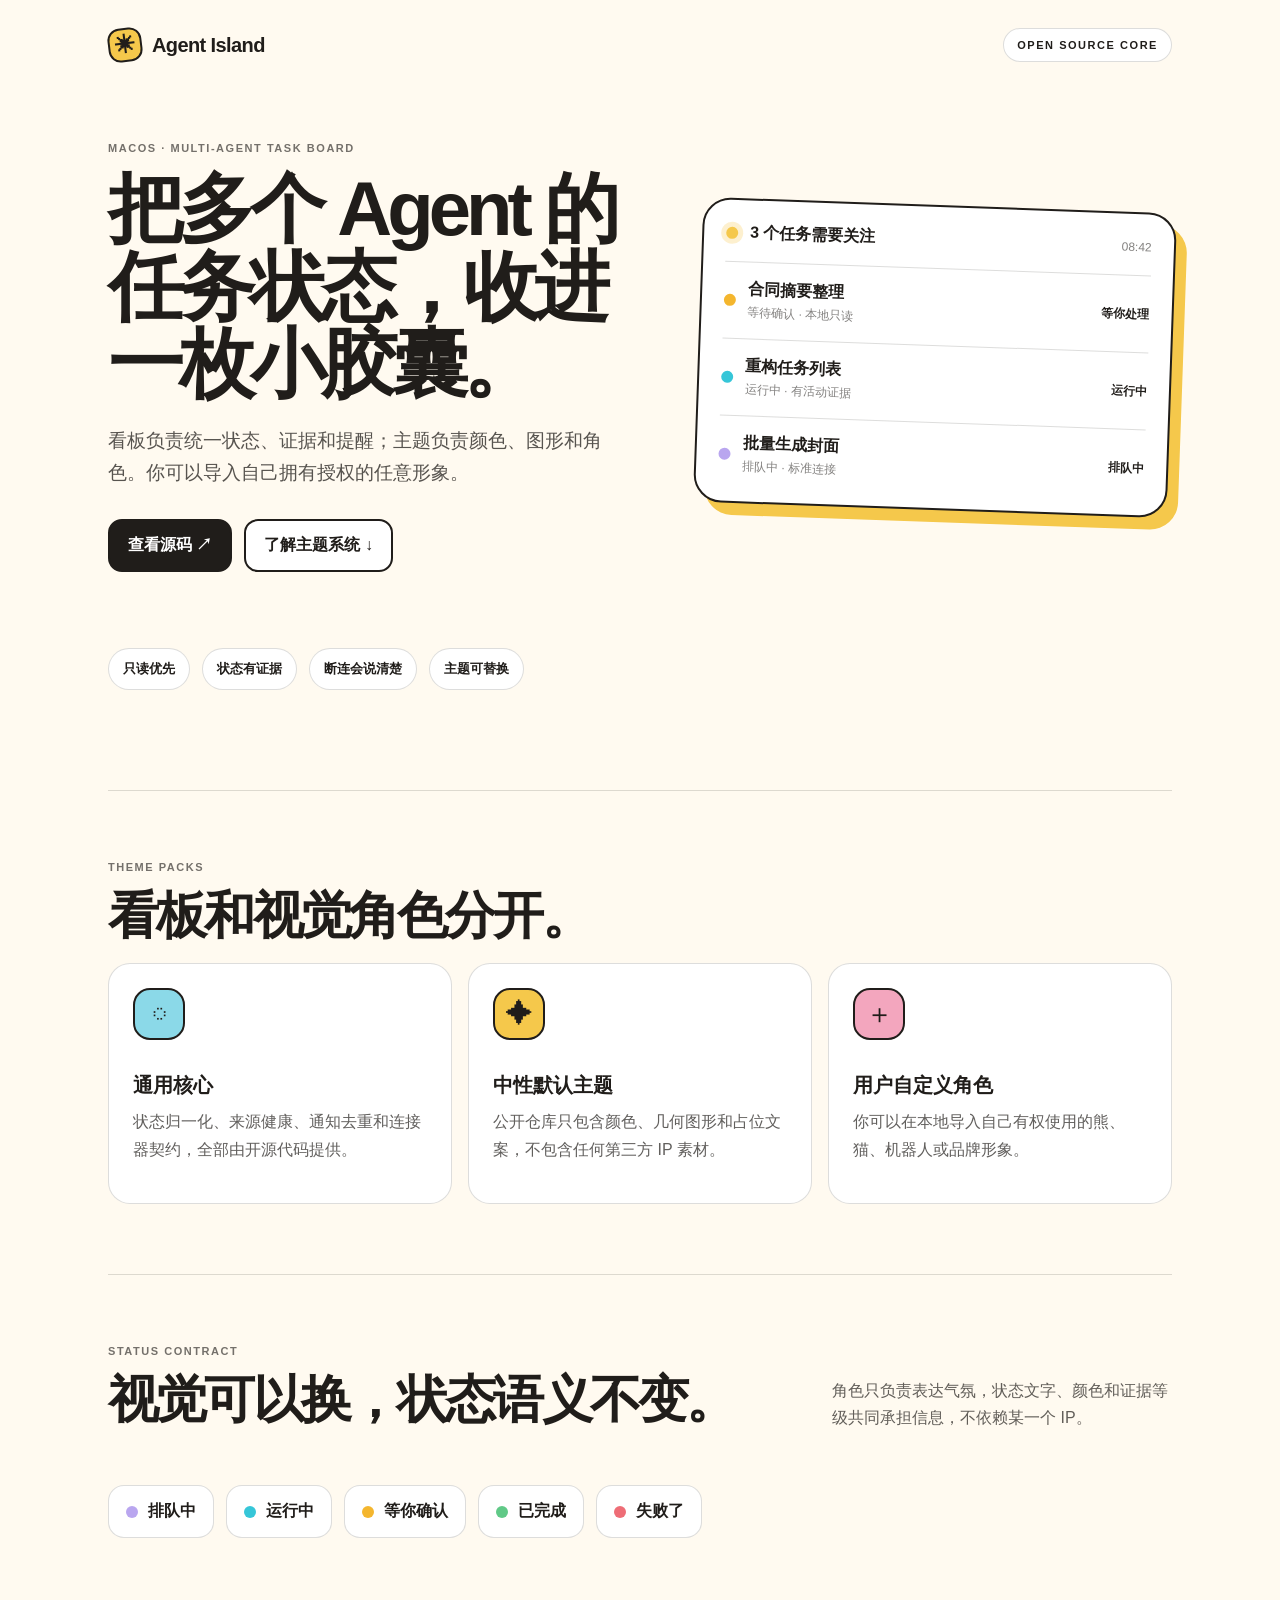
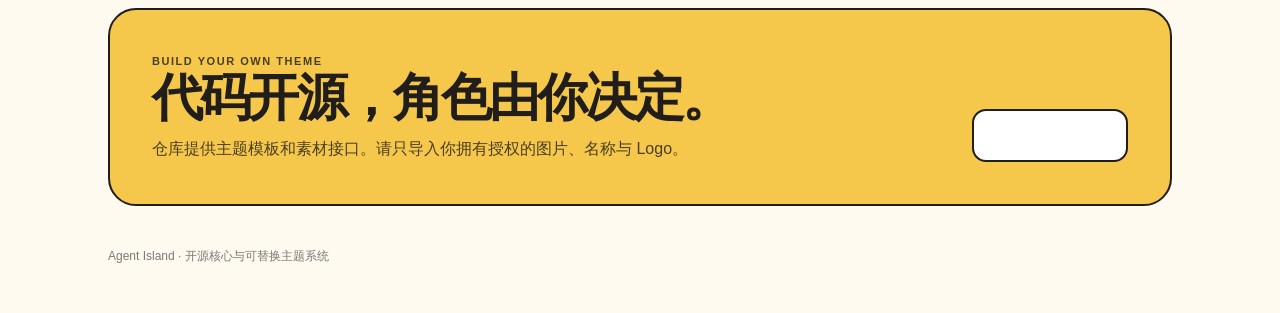
<file: promo/index.html>
<!doctype html>
<html lang="zh-CN">
<head>
  <meta charset="utf-8">
  <meta name="viewport" content="width=device-width, initial-scale=1">
  <meta name="theme-color" content="#f5c84b">
  <meta name="description" content="Agent Island：可自定义主题的 macOS 多 Agent 任务看板。">
  <title>Agent Island · 可自定义主题的 Agent 看板</title>
  <link rel="stylesheet" href="style.css">
</head>
<body>
  <main class="page">
    <header class="nav">
      <a class="brand" href="#top"><span class="brand-mark">✳</span>Agent Island</a>
      <span class="pill">OPEN SOURCE CORE</span>
    </header>

    <section id="top" class="hero">
      <div>
        <p class="eyebrow">MACOS · MULTI-AGENT TASK BOARD</p>
        <h1>把多个 Agent 的任务状态，收进一枚小胶囊。</h1>
        <p class="lede">看板负责统一状态、证据和提醒；主题负责颜色、图形和角色。你可以导入自己拥有授权的任意形象。</p>
        <div class="actions">
          <a class="button dark" href="../README.md">查看源码 ↗</a>
          <a class="button light" href="#themes">了解主题系统 ↓</a>
        </div>
      </div>
      <div class="capsule-demo" aria-label="任务状态胶囊示意">
        <div class="capsule-top"><span class="signal"></span><strong>3 个任务需要关注</strong><span class="time">08:42</span></div>
        <div class="task"><span class="dot blocked"></span><span><b>合同摘要整理</b><small>等待确认 · 本地只读</small></span><em>等你处理</em></div>
        <div class="task"><span class="dot running"></span><span><b>重构任务列表</b><small>运行中 · 有活动证据</small></span><em>运行中</em></div>
        <div class="task"><span class="dot queued"></span><span><b>批量生成封面</b><small>排队中 · 标准连接</small></span><em>排队中</em></div>
      </div>
    </section>

    <div class="ticker"><span>只读优先</span><span>状态有证据</span><span>断连会说清楚</span><span>主题可替换</span></div>

    <section class="section" id="themes">
      <p class="eyebrow">THEME PACKS</p>
      <h2>看板和视觉角色分开。</h2>
      <div class="theme-grid">
        <article><span class="theme-icon blue">◌</span><h3>通用核心</h3><p>状态归一化、来源健康、通知去重和连接器契约，全部由开源代码提供。</p></article>
        <article><span class="theme-icon yellow">✦</span><h3>中性默认主题</h3><p>公开仓库只包含颜色、几何图形和占位文案，不包含任何第三方 IP 素材。</p></article>
        <article><span class="theme-icon pink">＋</span><h3>用户自定义角色</h3><p>你可以在本地导入自己有权使用的熊、猫、机器人或品牌形象。</p></article>
      </div>
    </section>

    <section class="section state-section">
      <div class="section-heading"><div><p class="eyebrow">STATUS CONTRACT</p><h2>视觉可以换，状态语义不变。</h2></div><p>角色只负责表达气氛，状态文字、颜色和证据等级共同承担信息，不依赖某一个 IP。</p></div>
      <div class="states"><span class="state queued"><i></i>排队中</span><span class="state running"><i></i>运行中</span><span class="state blocked"><i></i>等你确认</span><span class="state done"><i></i>已完成</span><span class="state failed"><i></i>失败了</span></div>
    </section>

    <section class="closing">
      <div><p class="eyebrow">BUILD YOUR OWN THEME</p><h2>代码开源，角色由你决定。</h2><p>仓库提供主题模板和素材接口。请只导入你拥有授权的图片、名称与 Logo。</p></div>
      <a class="button dark" href="THEME_TEMPLATE.md">阅读主题模板 ↗</a>
    </section>

    <footer>Agent Island · 开源核心与可替换主题系统</footer>
  </main>
</body>
</html>
</file>
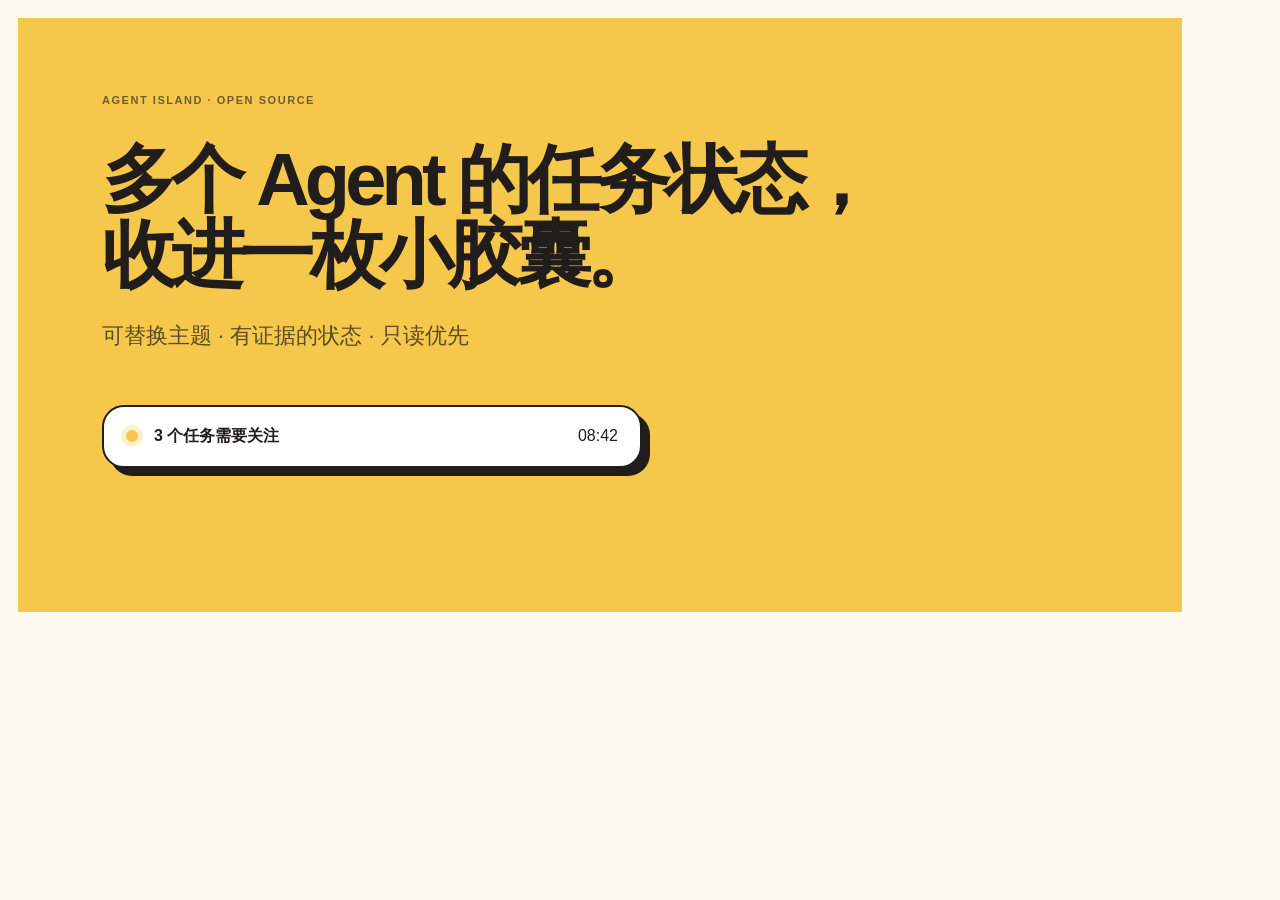
<file: promo/share-card.html>
<!doctype html>
<html lang="zh-CN">
<head><meta charset="utf-8"><title>Agent Island · 分享封面</title><link rel="stylesheet" href="style.css"></head>
<body>
  <main class="share-card">
    <p class="eyebrow">AGENT ISLAND · OPEN SOURCE</p>
    <h1>多个 Agent 的任务状态，<br><em>收进一枚小胶囊。</em></h1>
    <p>可替换主题 · 有证据的状态 · 只读优先</p>
    <div class="share-capsule"><span class="signal"></span><strong>3 个任务需要关注</strong><span>08:42</span></div>
  </main>
</body>
</html>
</file>
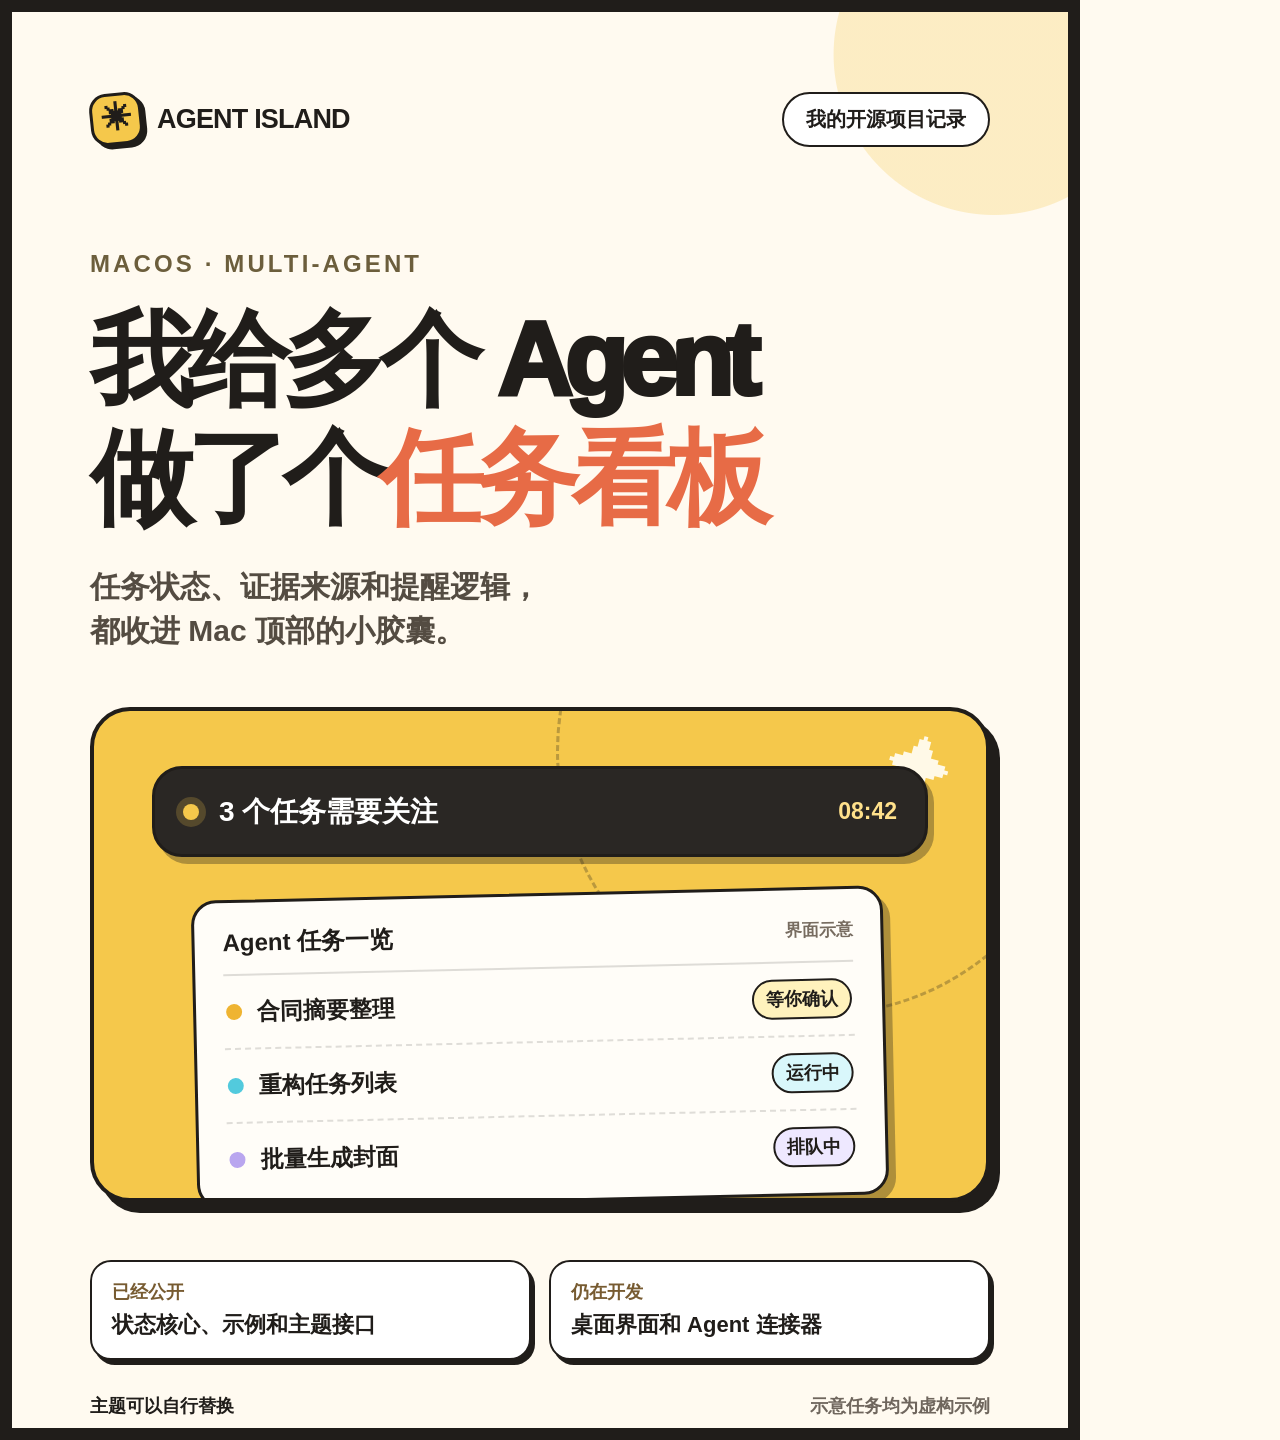
<file: promo/xhs-no-bear/cover.html>
<!doctype html>
<html lang="zh-CN">
<head>
  <meta charset="utf-8">
  <meta name="viewport" content="width=1080, initial-scale=1">
  <title>Agent Island · 小红书无熊版封面</title>
  <style>
    :root { --ink:#201d1a; --paper:#fffaf0; --yellow:#f5c84b; --orange:#e76b46; --blue:#8bd9e8; --purple:#b9a6ef; --green:#75c892; }
    * { box-sizing:border-box; }
    html, body { width:1080px; height:1440px; margin:0; overflow:hidden; }
    body { font-family:-apple-system,BlinkMacSystemFont,"PingFang SC","Helvetica Neue",sans-serif; color:var(--ink); background:var(--paper); }
    .sheet { position:relative; width:1080px; height:1440px; padding:76px 78px 70px; overflow:hidden; border:12px solid var(--ink); background:radial-gradient(circle at 93% 3%, #f5c84b44 0 160px, transparent 161px), var(--paper); }
    .top { display:flex; align-items:center; justify-content:space-between; gap:24px; height:62px; }
    .brand { display:flex; align-items:center; gap:15px; font-size:27px; font-weight:900; letter-spacing:-.03em; }
    .mark { display:grid; place-items:center; width:52px; height:52px; border:3px solid var(--ink); border-radius:17px; background:var(--yellow); box-shadow:4px 4px 0 var(--ink); font-size:30px; transform:rotate(-6deg); }
    .tag { padding:12px 22px; border:2px solid var(--ink); border-radius:999px; background:#fff; font-size:20px; font-weight:850; white-space:nowrap; }
    .eyebrow { margin:100px 0 24px; font-size:24px; font-weight:900; letter-spacing:.13em; color:#6c5e3c; }
    h1 { margin:0; font-size:104px; line-height:1.13; letter-spacing:-.075em; font-weight:1000; }
    h1 em { color:var(--orange); font-style:normal; }
    .lede { margin:28px 0 0; max-width:830px; font-size:30px; line-height:1.45; font-weight:700; color:#544c42; }
    .visual { position:relative; margin-top:55px; height:495px; border:4px solid var(--ink); border-radius:40px; background:var(--yellow); box-shadow:10px 11px 0 var(--ink); overflow:hidden; }
    .orbit { position:absolute; width:530px; height:530px; right:-100px; top:-225px; border:3px dashed #201d1a45; border-radius:50%; }
    .star { position:absolute; top:22px; right:34px; font-size:64px; color:#fff9e7; transform:rotate(15deg); }
    .capsule { position:absolute; left:58px; right:58px; top:55px; height:91px; display:flex; align-items:center; gap:20px; padding:0 28px; border:3px solid var(--ink); border-radius:30px; background:#2a2724; color:#fff; box-shadow:6px 7px 0 #201d1a55; font-size:28px; font-weight:900; }
    .capsule .light { width:16px; height:16px; border-radius:50%; background:#f5c84b; box-shadow:0 0 0 7px #f5c84b36; }
    .capsule small { margin-left:auto; color:#ffe18b; font-size:23px; }
    .panel { position:absolute; left:100px; right:100px; top:182px; padding:24px 28px 10px; border:3px solid var(--ink); border-radius:25px; background:#fffdf8; box-shadow:7px 8px 0 #201d1a55; transform:rotate(-1.3deg); }
    .panelhead { display:flex; justify-content:space-between; align-items:center; padding:0 0 15px; border-bottom:2px solid #201d1a25; }
    .panelhead strong { font-size:24px; }
    .panelhead span { color:#776c60; font-size:17px; font-weight:700; }
    .row { display:flex; align-items:center; gap:15px; padding:16px 2px; border-bottom:2px dashed #201d1a24; font-size:23px; font-weight:800; }
    .row:last-child { border-bottom:0; }
    .dot { width:16px; height:16px; flex:none; border-radius:50%; background:var(--purple); }
    .dot.b { background:#efb431; }.dot.r { background:#52cadd; }
    .row .status { margin-left:auto; padding:6px 12px; border:2px solid var(--ink); border-radius:999px; background:#fff2bd; font-size:18px; white-space:nowrap; }
    .row .status.running { background:#d9f7fb; }.row .status.queued { background:#eee8ff; }
    .bottom { margin-top:58px; display:grid; grid-template-columns:1fr 1fr; gap:18px; }
    .fact { min-height:98px; padding:18px 20px; border:2px solid var(--ink); border-radius:21px; background:#fff; box-shadow:4px 5px 0 var(--ink); }
    .fact span { display:block; margin-bottom:7px; font-size:18px; color:#775b31; font-weight:900; }
    .fact strong { display:block; font-size:22px; line-height:1.3; }
    .foot { margin-top:34px; display:flex; justify-content:space-between; align-items:center; gap:20px; color:#6f665d; font-size:18px; font-weight:700; }
    .foot b { color:var(--ink); }
  </style>
</head>
<body>
  <main class="sheet">
    <div class="top"><div class="brand"><span class="mark">✳</span>AGENT ISLAND</div><span class="tag">我的开源项目记录</span></div>
    <p class="eyebrow">MACOS · MULTI-AGENT</p>
    <h1>我给多个 Agent<br>做了个<em>任务看板</em></h1>
    <p class="lede">任务状态、证据来源和提醒逻辑，<br>都收进 Mac 顶部的小胶囊。</p>
    <div class="visual" aria-label="Agent Island 界面示意图">
      <span class="orbit"></span><span class="star">✦</span>
      <div class="capsule"><span class="light"></span><span>3 个任务需要关注</span><small>08:42</small></div>
      <div class="panel">
        <div class="panelhead"><strong>Agent 任务一览</strong><span>界面示意</span></div>
        <div class="row"><span class="dot b"></span><span>合同摘要整理</span><span class="status">等你确认</span></div>
        <div class="row"><span class="dot r"></span><span>重构任务列表</span><span class="status running">运行中</span></div>
        <div class="row"><span class="dot"></span><span>批量生成封面</span><span class="status queued">排队中</span></div>
      </div>
    </div>
    <div class="bottom">
      <div class="fact"><span>已经公开</span><strong>状态核心、示例和主题接口</strong></div>
      <div class="fact"><span>仍在开发</span><strong>桌面界面和 Agent 连接器</strong></div>
    </div>
    <div class="foot"><b>主题可以自行替换</b><span>示意任务均为虚构示例</span></div>
  </main>
</body>
</html>
</file>
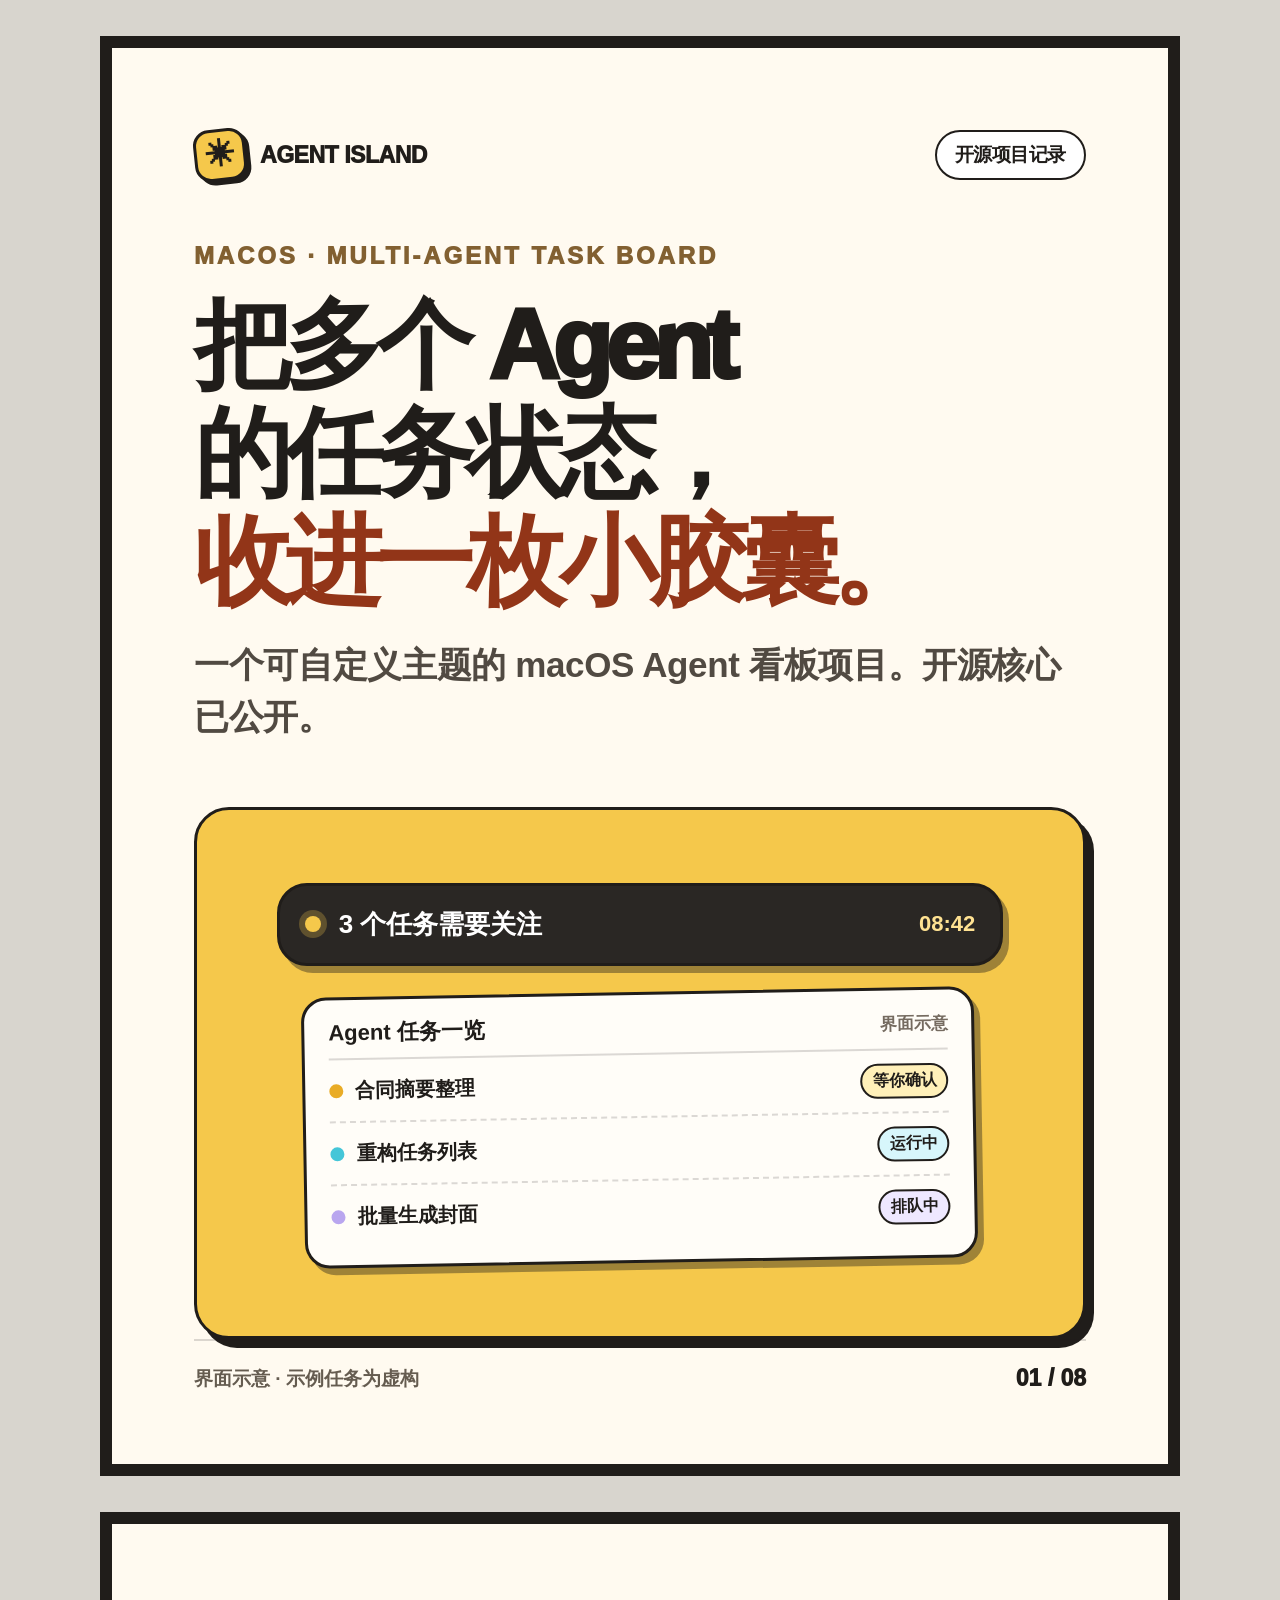
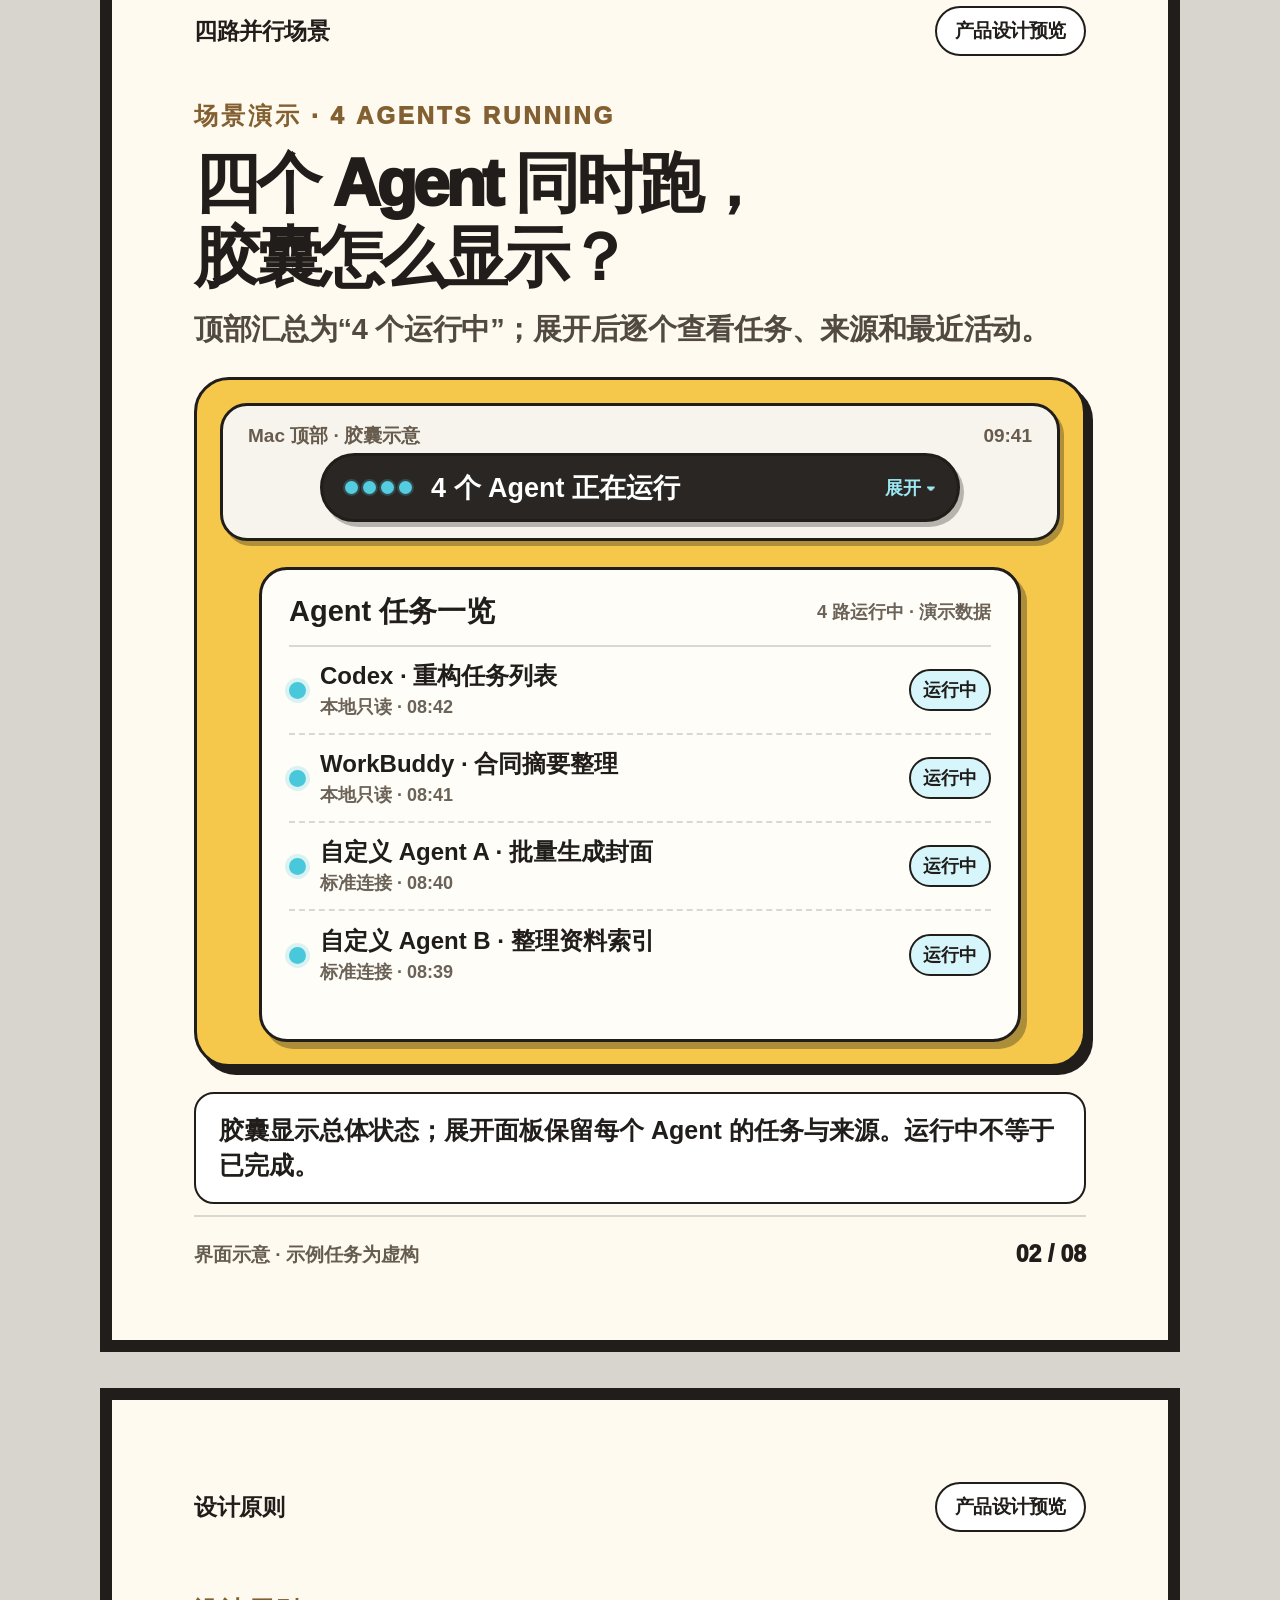
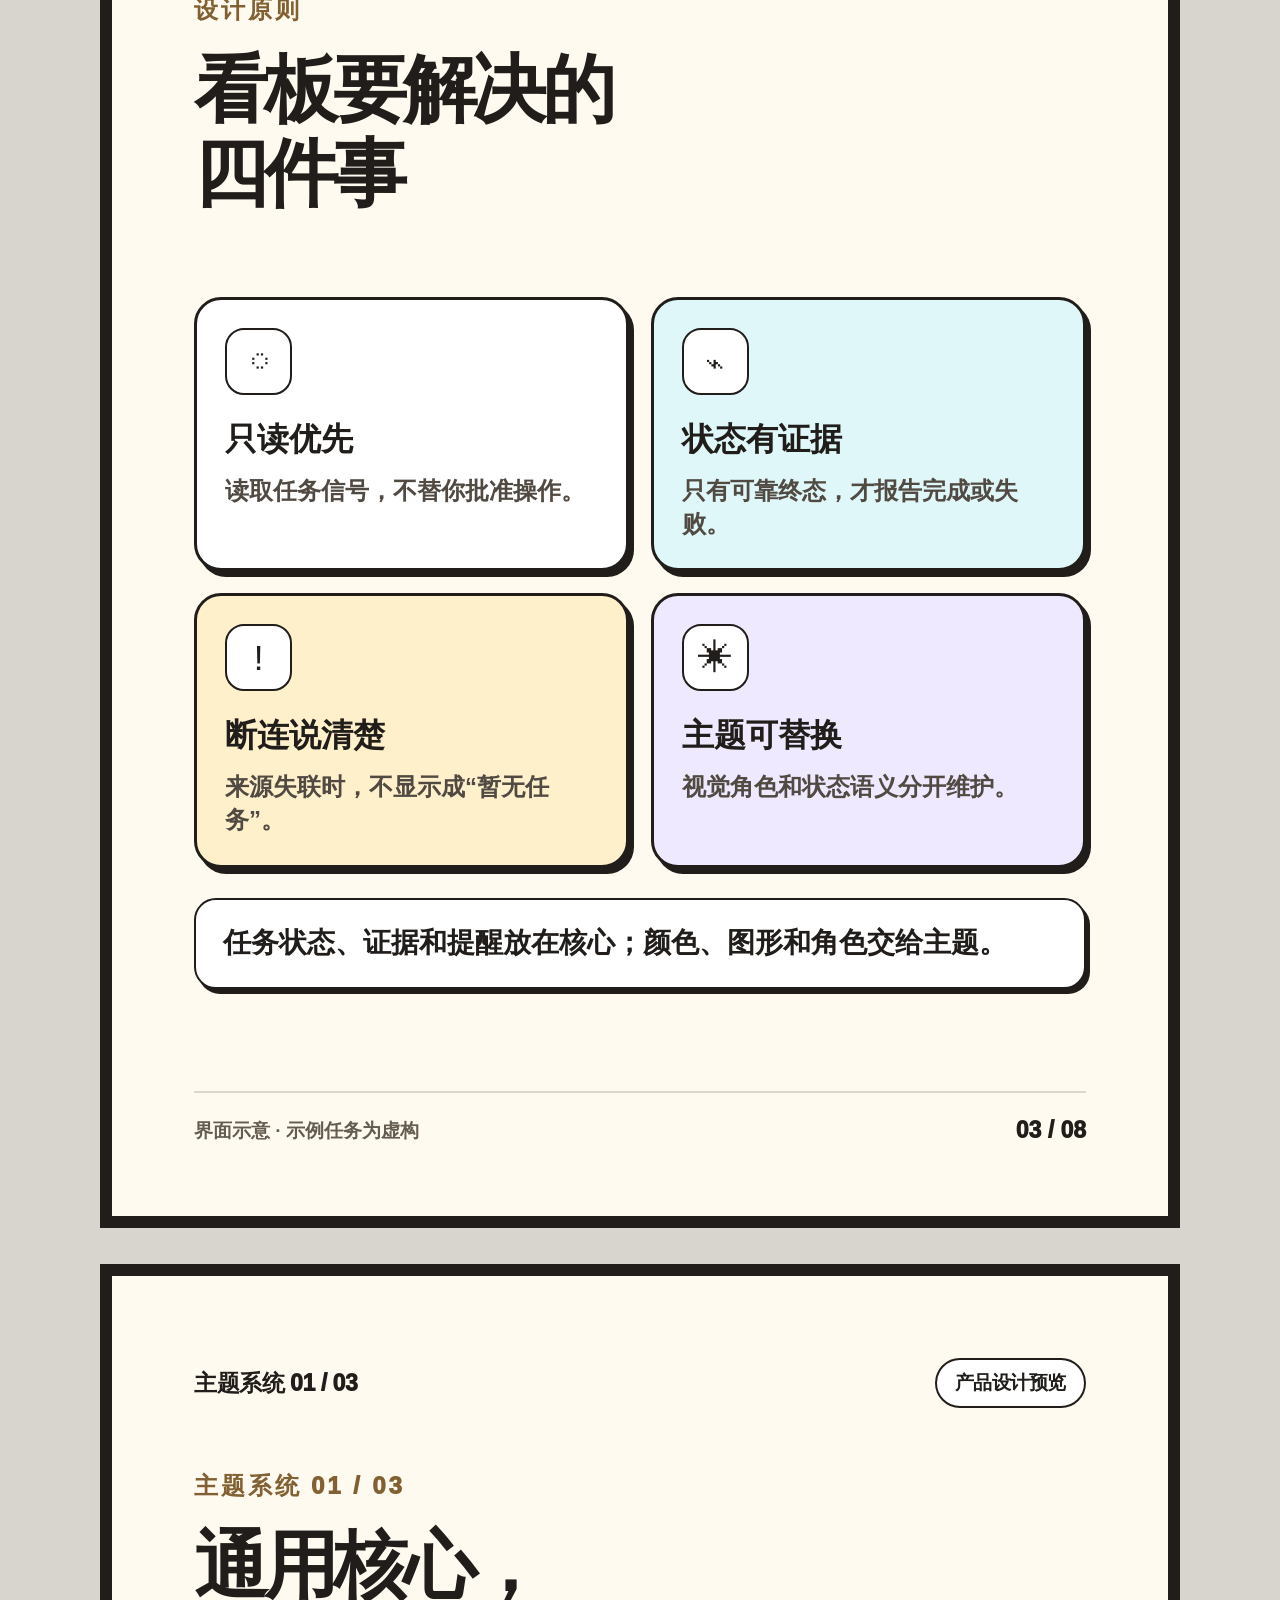
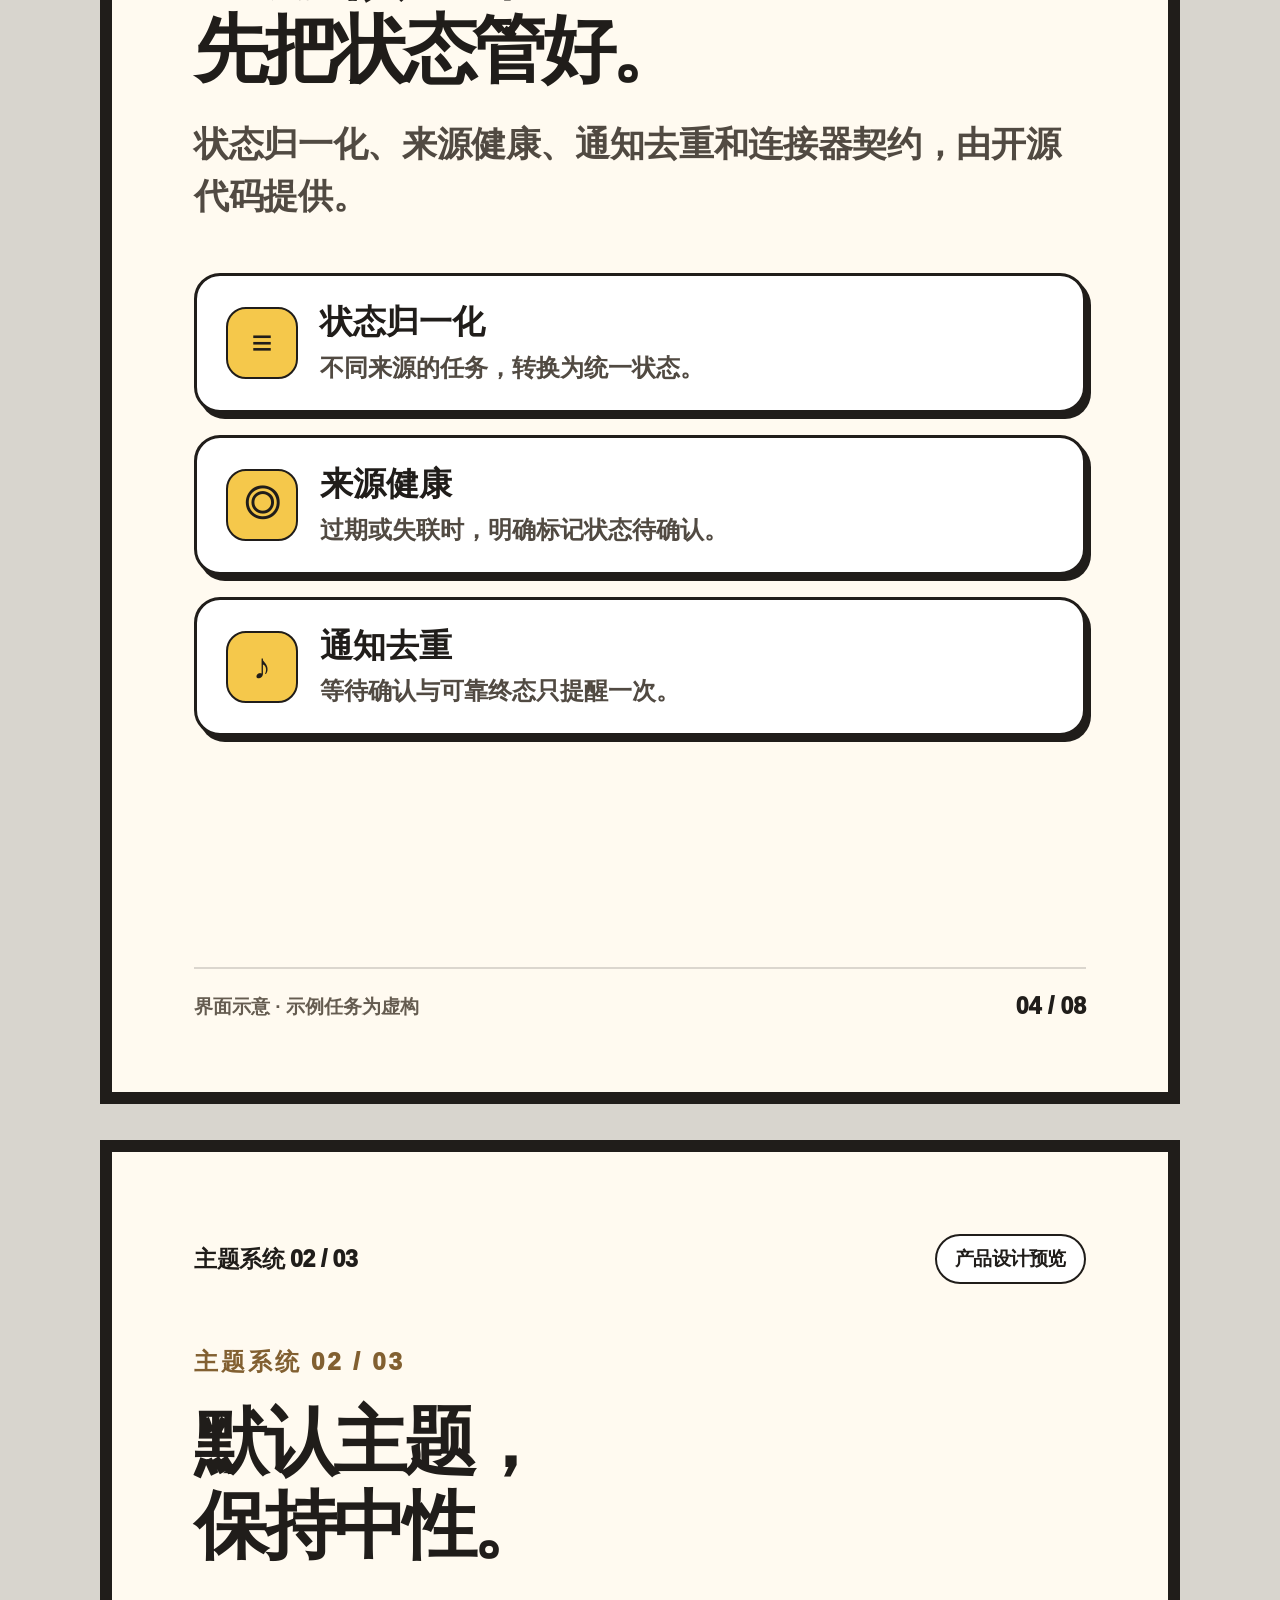
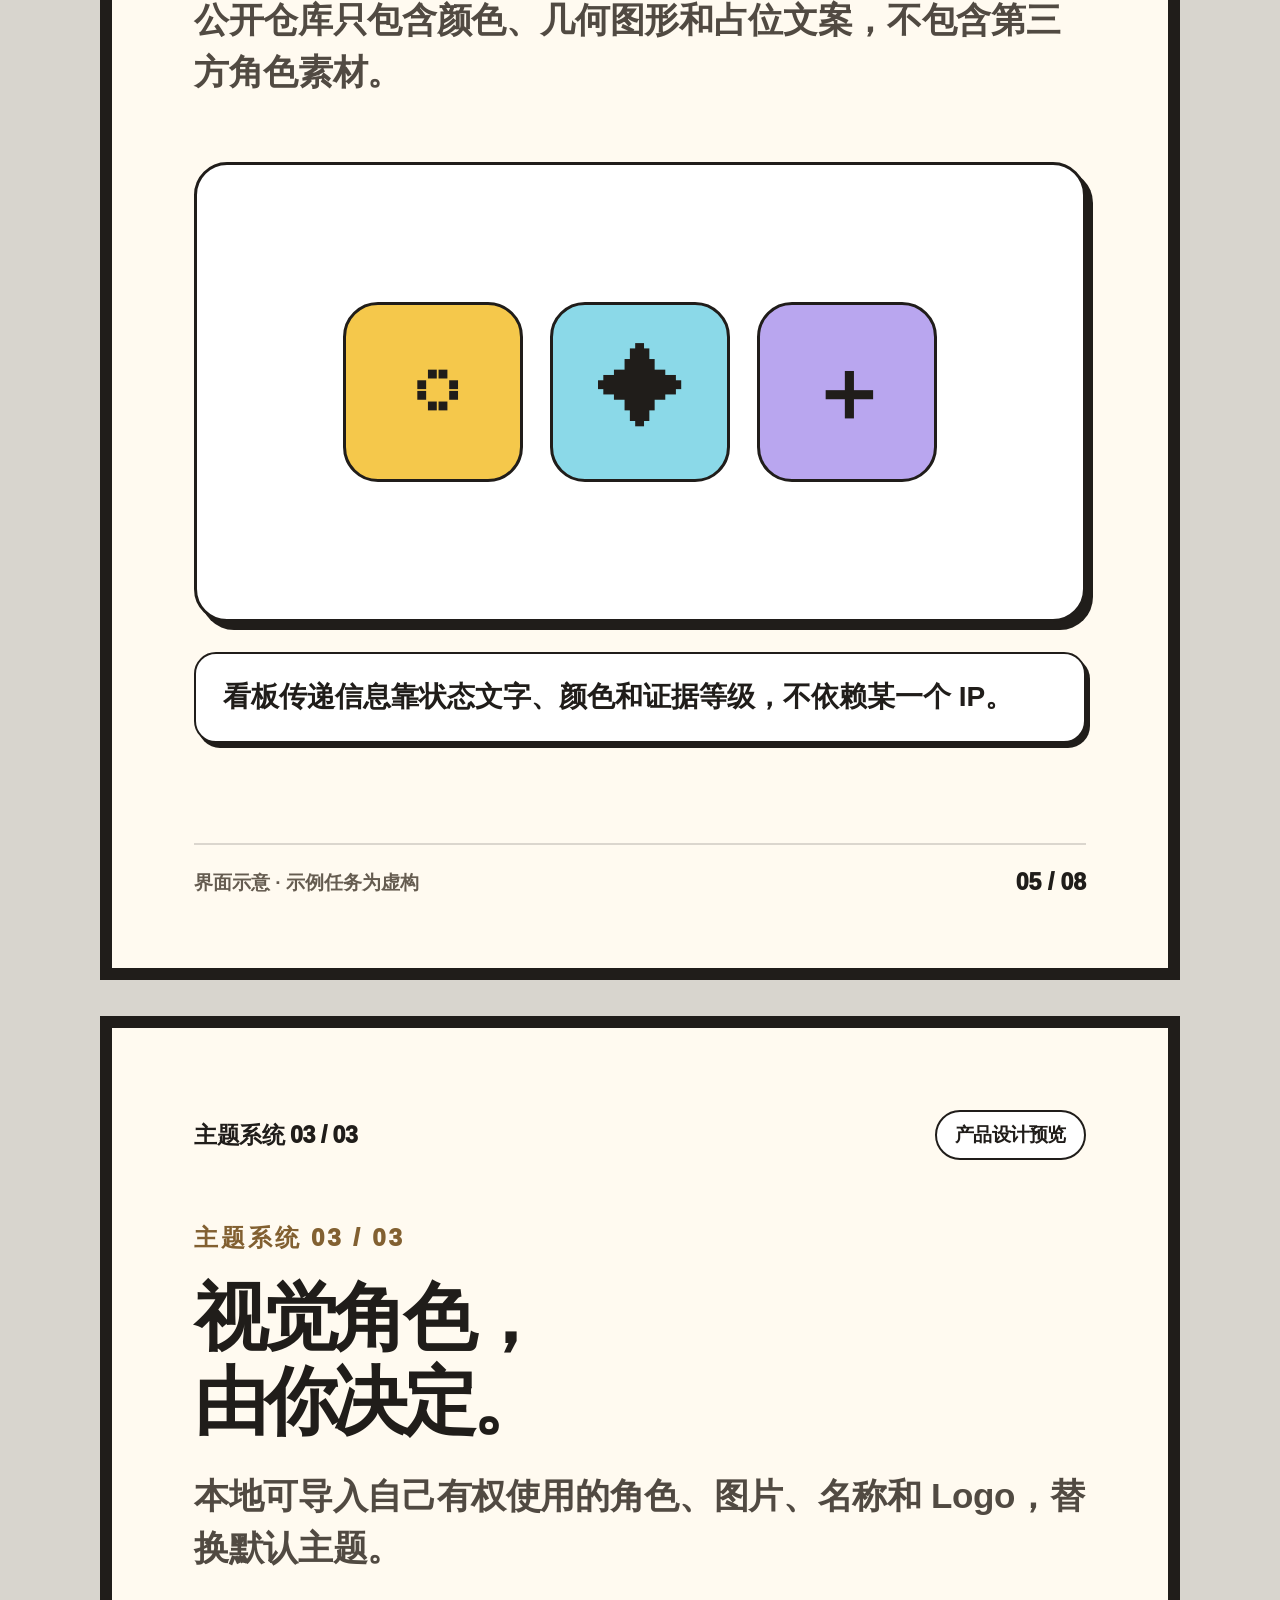
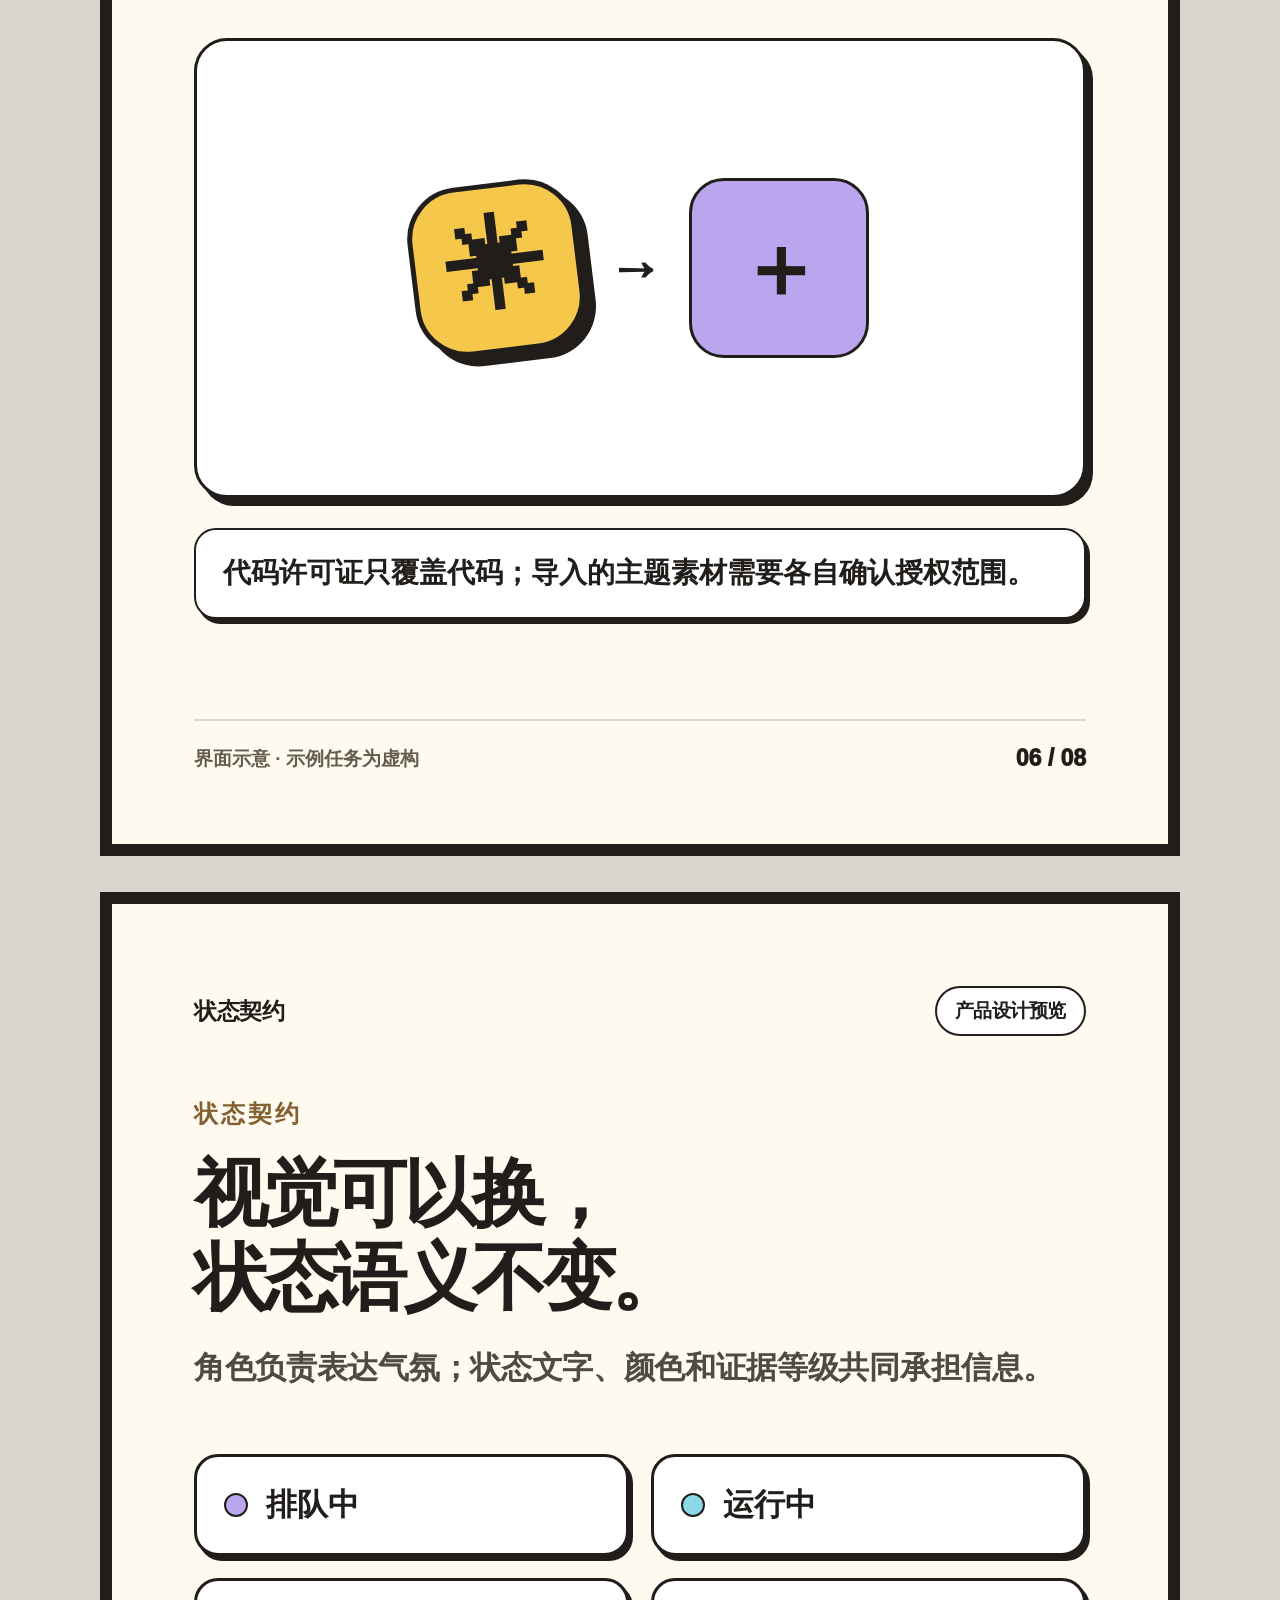
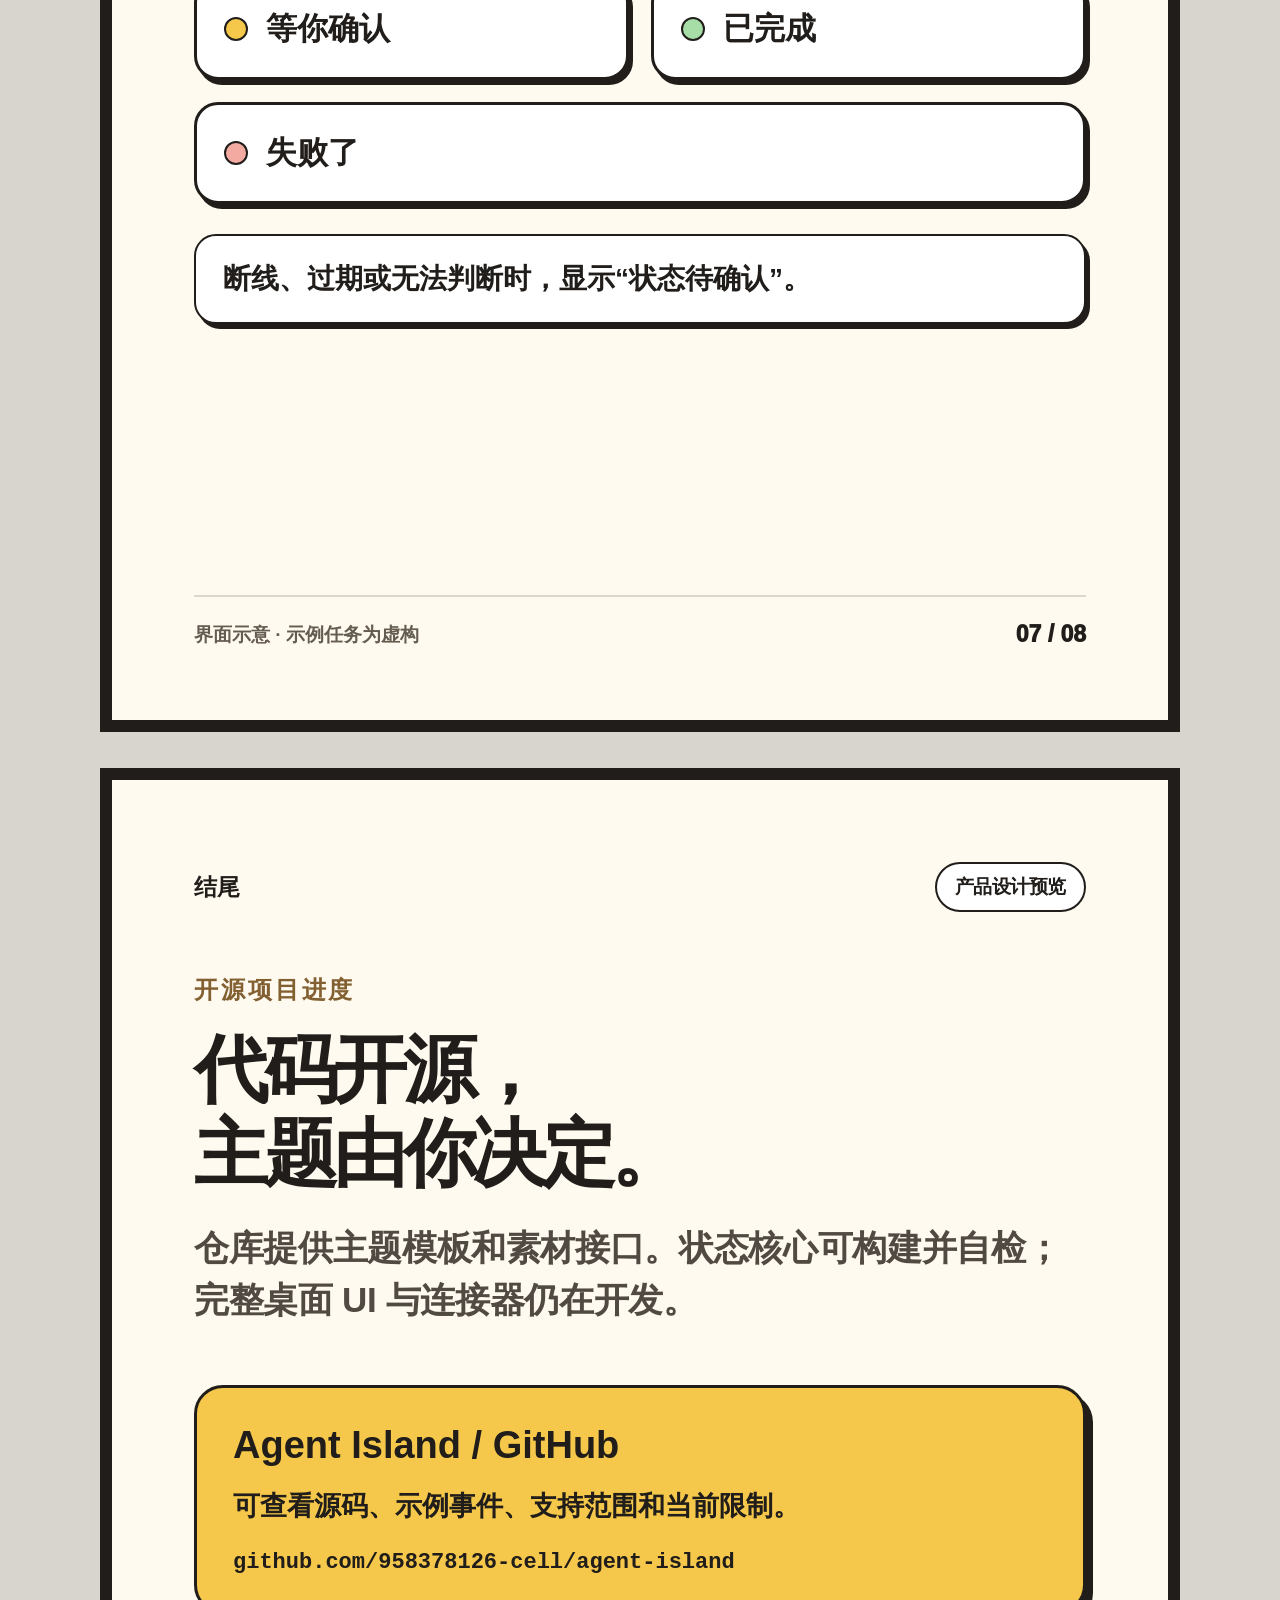
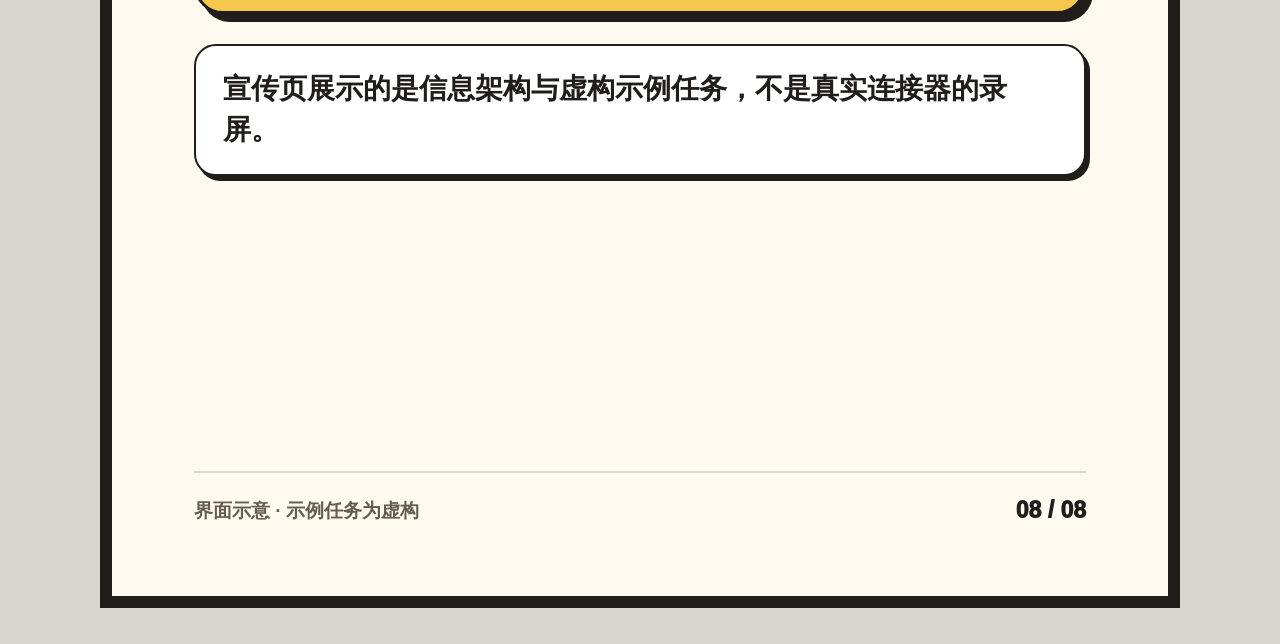
<file: promo/xhs-no-bear/series/series.html>
<!doctype html><html lang="zh-CN"><head><meta charset="utf-8"><meta name="viewport" content="width=device-width,initial-scale=1"><title>Agent Island · 无熊版小红书组图</title><style>:root{
  --ink:#201d1a;--canvas:#fffaf0;--surface:#fffdf7;--ink-2:#514a42;--ink-3:#655d53;
  --yellow:#f5c84b;--yellow-soft:#ffdf78;--orange:#923518;--blue:#8bd9e8;
  --purple:#b9a6ef;--green:#a7dda6;--red:#f3aaa0;--line:#201d1a29;
}
*{box-sizing:border-box}
html,body{margin:0;padding:0}
body{min-width:1080px;padding:36px 0;display:flex;flex-direction:column;gap:36px;background:#d8d5ce;color:var(--ink);font-family:-apple-system,BlinkMacSystemFont,"PingFang SC","Microsoft YaHei",sans-serif}
.sheet{width:1080px;height:1440px;margin:0 auto;padding:80px 82px 72px;position:relative;overflow:hidden;border:12px solid var(--ink);background:var(--canvas)}
.sheet.bear{background:#fff9ea}
.sheet.neutral{background:#fffaf0}
.page-inner{height:100%;display:flex;flex-direction:column;min-height:0}
.topline{display:flex;align-items:center;justify-content:space-between;gap:20px;min-height:54px;font-size:23px;font-weight:1000;letter-spacing:-.02em}
.logo{display:flex;align-items:center;gap:14px}
.logo-mark{display:grid;place-items:center;width:52px;height:52px;flex:none;border:3px solid var(--ink);border-radius:16px;background:var(--yellow);box-shadow:4px 4px 0 var(--ink);transform:rotate(-6deg);font-size:29px}
.logo-mark img{width:46px;height:46px;object-fit:contain}
.top-pill{padding:10px 18px;border:2px solid var(--ink);border-radius:999px;background:#fff;font-size:19px;font-weight:850;white-space:nowrap}
.kicker{margin:60px 0 22px;color:#826031;font-size:24px;font-weight:1000;letter-spacing:.12em}
h1,h2,h3,p{margin-top:0}
h1{margin-bottom:24px;font-size:98px;line-height:1.1;letter-spacing:-.07em;font-weight:1000}
h2{margin-bottom:25px;font-size:74px;line-height:1.14;letter-spacing:-.06em;font-weight:1000}
h3{font-size:42px;line-height:1.23;letter-spacing:-.045em}
.accent{color:var(--orange)}
.lead{margin:0;color:var(--ink-2);font-size:35px;line-height:1.48;font-weight:700;letter-spacing:-.01em}
.small-lead{font-size:31px;line-height:1.45}
.footer{display:flex;justify-content:space-between;align-items:center;gap:24px;margin-top:auto;padding-top:24px;border-top:2px solid var(--line);font-size:19px;font-weight:750;color:#655c50}
.footer .page-no{color:var(--ink);font-size:23px;font-weight:1000;white-space:nowrap}
.card{border:3px solid var(--ink);border-radius:29px;background:var(--surface);box-shadow:7px 8px 0 var(--ink)}
.card.yellow{background:var(--yellow)}.card.blue{background:#d9f6fa}.card.purple{background:#eee7ff}.card.green{background:#e7f6e1}.card.orange{background:#fff0df}.card.dark{background:#2b2825;color:#fff8e8}
.hero-stage{position:relative;height:650px;margin-top:52px;flex:none;overflow:hidden;border:3px solid var(--ink);border-radius:39px;background:var(--yellow);box-shadow:8px 9px 0 var(--ink)}
.hero-stage .hero-bear{position:absolute;right:44px;top:14px;width:460px;height:480px;object-fit:contain}
.hero-stage .big-orbit{position:absolute;width:560px;height:560px;right:-100px;top:-150px;border:3px dashed #201d1a63;border-radius:50%}
.capsule{display:flex;align-items:center;gap:18px;padding:21px 25px;border:3px solid var(--ink);border-radius:30px;background:#2a2724;color:#fff;font-size:26px;font-weight:900;box-shadow:6px 7px 0 #201d1a68}
.capsule .signal{width:16px;height:16px;flex:none;border-radius:50%;background:var(--yellow);box-shadow:0 0 0 6px #f5c84b42}
.capsule .clock{margin-left:auto;color:#ffe292;font-size:22px;white-space:nowrap}
.hero-stage .capsule{position:absolute;left:54px;right:54px;bottom:42px}
.bear#p01 .kicker{margin-top:36px;margin-bottom:16px}
.bear#p01 h1{font-size:88px;line-height:1.07;margin-bottom:16px}
.bear#p01 .lead{font-size:30px;line-height:1.38}
.bear#p01 .hero-stage{height:505px;margin-top:30px}
.bear#p01 .hero-stage .hero-bear{width:390px;height:380px;top:2px}
.bear#p01 .hero-stage .capsule{bottom:25px}
.bear#p01 .hero-stage .big-orbit{width:420px;height:420px;right:0;top:-120px}
.bear#p01 .tag-row{margin-top:20px}
.bear#p01 .tag-row span{padding:8px 12px;font-size:19px}
.tag-row{display:flex;gap:13px;flex-wrap:wrap;margin-top:28px}
.tag-row span{padding:11px 16px;border:2px solid var(--ink);border-radius:999px;background:#fff;font-size:22px;font-weight:850}
.mock-board{margin-top:48px;padding:27px 32px;background:var(--surface)}
.mock-board .board-head{display:flex;justify-content:space-between;align-items:center;gap:15px;padding-bottom:19px;border-bottom:2px solid var(--line);font-size:26px;font-weight:1000}
.board-head small{font-size:20px;color:#766d60}
.task-row{display:flex;align-items:center;gap:17px;padding:25px 0;border-bottom:2px dashed var(--line);font-size:27px;font-weight:850}
.task-row:last-child{border-bottom:0}
.dot{width:18px;height:18px;flex:none;border-radius:50%;background:var(--purple)}.dot.orange-dot{background:#e9ac26}.dot.blue-dot{background:#45c6d8}.dot.green-dot{background:#7ac986}.dot.red-dot{background:#e97c76}
.task-row .task-label{margin-left:auto;padding:8px 14px;border:2px solid var(--ink);border-radius:999px;background:#fff0b9;font-size:19px;font-weight:900;white-space:nowrap}
.task-row .task-label.running{background:#d7f6fb}.task-row .task-label.queued{background:#eee8ff}
.note{margin-top:30px;padding:23px 27px;border:2px solid var(--ink);border-radius:22px;background:#fff;box-shadow:4px 5px 0 var(--ink);font-size:28px;line-height:1.45;font-weight:730}
.note b{font-weight:1000}
.big-art-card{display:grid;grid-template-columns:49% 51%;align-items:center;gap:0;min-height:520px;margin-top:62px;padding:35px;overflow:hidden}
.big-art-card img{width:100%;height:420px;object-fit:contain}
.big-art-card .art-copy{padding:20px 10px 20px 24px}
.big-art-card .art-copy strong{display:block;font-size:47px;line-height:1.15;letter-spacing:-.05em}
.big-art-card .art-copy p{margin:22px 0 0;font-size:31px;line-height:1.42;font-weight:720}
.stack{display:flex;flex-direction:column;gap:22px;margin-top:52px}
.stack-card{display:flex;align-items:center;gap:22px;padding:26px 29px;border:3px solid var(--ink);border-radius:26px;background:#fff;box-shadow:5px 6px 0 var(--ink)}
.stack-card .icon{display:grid;place-items:center;width:72px;height:72px;flex:none;border:2px solid var(--ink);border-radius:20px;background:var(--yellow);font-size:36px;font-weight:900}
.stack-card strong{display:block;font-size:33px;line-height:1.2}
.stack-card p{margin:9px 0 0;color:var(--ink-2);font-size:24px;line-height:1.38;font-weight:680}
.stage-figure{height:380px;margin-top:50px;display:grid;place-items:center;overflow:hidden}
.stage-figure img{width:420px;height:370px;object-fit:contain}
.alert-card{margin-top:20px;padding:30px 34px;font-size:30px;line-height:1.4;font-weight:800}
.alert-card small{display:block;margin-top:8px;color:#776c60;font-size:22px;font-weight:700}
.step-arrow{display:flex;align-items:center;justify-content:center;gap:17px;margin-top:60px;font-size:28px;font-weight:850}
.step-arrow span{padding:18px;border:2px solid var(--ink);border-radius:18px;background:#fff}
.step-arrow b{font-size:42px}
.source-list{display:flex;flex-direction:column;gap:20px;margin-top:48px}
.source-card{padding:24px 28px;border:3px solid var(--ink);border-radius:23px;background:#fff;box-shadow:5px 6px 0 var(--ink)}
.source-card strong{display:block;margin-bottom:8px;font-size:31px}
.source-card p{margin:0;color:var(--ink-2);font-size:25px;line-height:1.4;font-weight:690}
.source-card:nth-child(2){background:#eeecff}.source-card:nth-child(3){background:#f0ece5}
.flow-list{display:flex;flex-direction:column;gap:24px;margin-top:52px}
.flow-item{display:flex;align-items:flex-start;gap:24px;padding:27px 30px;border:3px solid var(--ink);border-radius:26px;background:#fff;box-shadow:5px 6px 0 var(--ink)}
.flow-item:nth-child(2){background:#fff0c5}.flow-item:nth-child(3){background:#e8f5e6}
.flow-no{display:grid;place-items:center;width:68px;height:68px;flex:none;border:2px solid var(--ink);border-radius:17px;background:#ffad7f;font-size:30px;font-weight:1000}
.flow-item strong{display:block;font-size:31px}.flow-item p{margin:10px 0 0;color:var(--ink-2);font-size:25px;line-height:1.4;font-weight:680}
.status-list{display:flex;flex-direction:column;gap:18px;margin-top:45px}
.status-card{display:flex;align-items:center;gap:20px;min-height:216px;padding:14px 22px;border:3px solid var(--ink);border-radius:25px;background:#fff;box-shadow:4px 5px 0 var(--ink)}
.status-card img{width:195px;height:185px;object-fit:contain;flex:none}
.status-card .status-copy{flex:1}.status-card strong{display:block;font-size:35px}.status-card p{margin:8px 0 0;color:var(--ink-2);font-size:25px;line-height:1.35;font-weight:700}
.status-card.purple{background:#eee8ff}.status-card.blue{background:#dcf7fb}.status-card.yellow{background:#fff1b9}.status-card.green{background:#e4f5de}.status-card.red{background:#ffe7e0}.status-card.gray{background:#eeece8}
.status-card.no-art{padding:25px 28px;min-height:180px}
.status-card.no-art .status-symbol{display:grid;place-items:center;width:150px;height:130px;flex:none;border:3px solid var(--ink);border-radius:26px;background:#fff;font-size:58px}
.neutral-mark{display:grid;place-items:center;width:170px;height:170px;border:5px solid var(--ink);border-radius:52px;background:var(--yellow);box-shadow:10px 11px 0 var(--ink);font-size:100px;font-weight:800;transform:rotate(-7deg)}
.neutral-hero{display:flex;flex-direction:column;align-items:center;justify-content:center;gap:26px;height:560px;margin-top:64px;border:3px solid var(--ink);border-radius:35px;background:var(--yellow);box-shadow:8px 9px 0 var(--ink)}
.neutral-hero .capsule{width:82%}
.neutral-preview{width:76%;padding:18px 24px;border:3px solid var(--ink);border-radius:25px;background:#fffdf8;box-shadow:6px 7px 0 #201d1a66;transform:rotate(-1deg)}
.neutral-preview .board-head{display:flex;justify-content:space-between;align-items:center;padding-bottom:10px;border-bottom:2px solid var(--line);font-size:22px;font-weight:900}
.neutral-preview .board-head small{font-size:17px;color:#756b60}
.neutral-preview .task-row{gap:12px;padding:13px 0;font-size:20px}
.neutral-preview .task-row .task-label{padding:5px 10px;font-size:16px}
.neutral-preview .dot{width:14px;height:14px}
.principle-grid{display:grid;grid-template-columns:1fr 1fr;gap:22px;margin-top:55px}
.principle{min-height:260px;padding:28px;border:3px solid var(--ink);border-radius:27px;background:#fff;box-shadow:5px 6px 0 var(--ink)}
.principle:nth-child(2){background:#dff7f9}.principle:nth-child(3){background:#fff0cc}.principle:nth-child(4){background:#efe9ff}
.principle .symbol{display:grid;place-items:center;width:67px;height:67px;margin-bottom:23px;border:2px solid var(--ink);border-radius:19px;background:#fff;font-size:35px}
.principle strong{font-size:32px}.principle p{margin:13px 0 0;font-size:24px;line-height:1.37;color:var(--ink-2);font-weight:680}
.theme-canvas{display:flex;align-items:center;justify-content:center;gap:27px;min-height:460px;margin-top:65px;padding:36px;border:3px solid var(--ink);border-radius:33px;background:#fff;box-shadow:7px 8px 0 var(--ink)}
.theme-box{display:grid;place-items:center;width:180px;height:180px;flex:none;border:3px solid var(--ink);border-radius:35px;background:var(--yellow);font-size:85px;font-weight:1000}
.theme-box:nth-child(2){background:var(--blue)}.theme-box:nth-child(3){background:var(--purple)}
.theme-arrow{font-size:54px;font-weight:1000}
.neutral-states{display:grid;grid-template-columns:1fr 1fr;gap:22px;margin-top:63px}
.neutral-state{display:flex;align-items:center;gap:18px;padding:27px;border:3px solid var(--ink);border-radius:24px;background:#fff;box-shadow:4px 5px 0 var(--ink);font-size:31px;font-weight:900}
.neutral-state:last-child{grid-column:1/-1}
.neutral-state i{width:24px;height:24px;flex:none;border:2px solid var(--ink);border-radius:50%;background:var(--purple)}
.neutral-state.running i{background:var(--blue)}.neutral-state.blocked i{background:var(--yellow)}.neutral-state.done i{background:var(--green)}.neutral-state.failed i{background:var(--red)}
.repo-card{margin-top:60px;padding:36px;border:3px solid var(--ink);border-radius:29px;background:var(--yellow);box-shadow:7px 8px 0 var(--ink)}
.repo-card strong{display:block;font-size:38px}.repo-card p{margin:20px 0 0;font-size:27px;line-height:1.45;font-weight:700}.repo-card code{display:block;margin-top:24px;overflow-wrap:anywhere;font-size:22px;font-weight:850}
.parallel-page .kicker{margin-top:42px;margin-bottom:15px}
.parallel-page h2{font-size:66px;line-height:1.12;margin-bottom:15px}
.parallel-page .lead{font-size:29px;line-height:1.36}
.parallel-stage{height:690px;flex:none;margin-top:28px;padding:23px;border:3px solid var(--ink);border-radius:35px;background:var(--yellow);box-shadow:7px 8px 0 var(--ink)}
.mac-bar{height:138px;padding:17px 25px;border:3px solid var(--ink);border-radius:27px;background:#f7f4ed;box-shadow:4px 5px 0 #201d1a54}
.mac-bar-head{display:flex;justify-content:space-between;align-items:center;color:#665b4c;font-size:19px;font-weight:900}
.mac-capsule{display:flex;align-items:center;justify-content:center;gap:14px;width:640px;height:69px;margin:4px auto 0;padding:0 22px;border:3px solid var(--ink);border-radius:999px;background:#292624;color:#fff;font-size:27px;font-weight:950;box-shadow:4px 5px 0 #201d1a4c}
.running-dots{display:flex;gap:5px;margin-right:5px}.running-dots i{width:13px;height:13px;border-radius:50%;background:#55cde0;box-shadow:0 0 0 2px #55cde036}
.mac-capsule small{margin-left:auto;color:#9ce9f3;font-size:18px;font-weight:850}
.parallel-panel{height:475px;margin:26px 39px 0;padding:22px 27px 16px;border:3px solid var(--ink);border-radius:28px;background:#fffdf7;box-shadow:6px 7px 0 #201d1a58}
.parallel-panel-head{display:flex;align-items:center;justify-content:space-between;gap:16px;padding-bottom:13px;border-bottom:2px solid var(--line)}
.parallel-panel-head strong{font-size:29px}.parallel-panel-head span{font-size:18px;font-weight:850;color:#6b6258}
.parallel-panel-head img{width:58px;height:58px;object-fit:contain;margin-left:auto}
.parallel-row{display:flex;align-items:center;gap:14px;min-height:88px;padding:9px 0;border-bottom:2px dashed var(--line)}
.parallel-row:last-child{border-bottom:0}
.parallel-row .running-dot{width:17px;height:17px;flex:none;border-radius:50%;background:#49c8db;box-shadow:0 0 0 4px #49c8db33}
.parallel-row .row-main{flex:1;min-width:0}.parallel-row strong{display:block;font-size:24px;line-height:1.22}.parallel-row small{display:block;margin-top:5px;color:#6b6258;font-size:18px;font-weight:690}
.parallel-row .row-state{padding:7px 12px;border:2px solid var(--ink);border-radius:999px;background:#d7f6fb;font-size:18px;font-weight:900;white-space:nowrap}
.parallel-note{margin-top:25px;padding:19px 23px;border:2px solid var(--ink);border-radius:20px;background:#fff;font-size:25px;line-height:1.4;font-weight:750}
@media print{html,body{background:#fff}body{display:block;padding:0}.sheet{margin:0;page-break-after:always}}
</style></head><body><section class="sheet neutral " id="p01"><div class="page-inner"><div class="topline"><div class="logo"><span class="logo-mark">✳</span>AGENT ISLAND</div><span class="top-pill">开源项目记录</span></div>
      <p class="kicker">MACOS · MULTI-AGENT TASK BOARD</p>
      <h1>把多个 Agent<br>的任务状态，<br><span class="accent">收进一枚小胶囊。</span></h1>
      <p class="lead">一个可自定义主题的 macOS Agent 看板项目。开源核心已公开。</p>
      <div class="neutral-hero"><div class="capsule"><i class="signal"></i>3 个任务需要关注<span class="clock">08:42</span></div>
        <div class="neutral-preview"><div class="board-head"><strong>Agent 任务一览</strong><small>界面示意</small></div>
          <div class="task-row"><i class="dot orange-dot"></i><span>合同摘要整理</span><span class="task-label">等你确认</span></div>
          <div class="task-row"><i class="dot blue-dot"></i><span>重构任务列表</span><span class="task-label running">运行中</span></div>
          <div class="task-row"><i class="dot"></i><span>批量生成封面</span><span class="task-label queued">排队中</span></div>
        </div>
      </div>
    <div class="footer"><span>界面示意 · 示例任务为虚构</span><span class="page-no">01 / 08</span></div></div></section>
<section class="sheet neutral parallel-page" id="p02"><div class="page-inner"><div class="topline"><span>四路并行场景</span><span class="top-pill">产品设计预览</span></div>
      <p class="kicker">场景演示 · 4 AGENTS RUNNING</p>
      <h2>四个 Agent 同时跑，<br>胶囊怎么显示？</h2>
      <p class="lead">顶部汇总为“4 个运行中”；展开后逐个查看任务、来源和最近活动。</p>
      <div class="parallel-stage">
        <div class="mac-bar"><div class="mac-bar-head"><span>Mac 顶部 · 胶囊示意</span><span>09:41</span></div>
          <div class="mac-capsule"><span class="running-dots"><i></i><i></i><i></i><i></i></span><strong>4 个 Agent 正在运行</strong><small>展开 ▾</small></div>
        </div>
        <div class="parallel-panel"><div class="parallel-panel-head"><strong>Agent 任务一览</strong><span>4 路运行中 · 演示数据</span></div><div class="parallel-row"><i class="running-dot"></i><div class="row-main"><strong>Codex · 重构任务列表</strong><small>本地只读 · 08:42</small></div><span class="row-state">运行中</span></div><div class="parallel-row"><i class="running-dot"></i><div class="row-main"><strong>WorkBuddy · 合同摘要整理</strong><small>本地只读 · 08:41</small></div><span class="row-state">运行中</span></div><div class="parallel-row"><i class="running-dot"></i><div class="row-main"><strong>自定义 Agent A · 批量生成封面</strong><small>标准连接 · 08:40</small></div><span class="row-state">运行中</span></div><div class="parallel-row"><i class="running-dot"></i><div class="row-main"><strong>自定义 Agent B · 整理资料索引</strong><small>标准连接 · 08:39</small></div><span class="row-state">运行中</span></div></div>
      </div>
      <div class="parallel-note">胶囊显示总体状态；展开面板保留每个 Agent 的任务与来源。运行中不等于已完成。</div>
    <div class="footer"><span>界面示意 · 示例任务为虚构</span><span class="page-no">02 / 08</span></div></div></section>
<section class="sheet neutral " id="p03"><div class="page-inner"><div class="topline"><span>设计原则</span><span class="top-pill">产品设计预览</span></div>
      <p class="kicker">设计原则</p><h2>看板要解决的<br>四件事</h2>
      <div class="principle-grid">
        <div class="principle"><span class="symbol">◌</span><strong>只读优先</strong><p>读取任务信号，不替你批准操作。</p></div>
        <div class="principle"><span class="symbol">⌁</span><strong>状态有证据</strong><p>只有可靠终态，才报告完成或失败。</p></div>
        <div class="principle"><span class="symbol">!</span><strong>断连说清楚</strong><p>来源失联时，不显示成“暂无任务”。</p></div>
        <div class="principle"><span class="symbol">✳</span><strong>主题可替换</strong><p>视觉角色和状态语义分开维护。</p></div>
      </div>
      <div class="note">任务状态、证据和提醒放在核心；颜色、图形和角色交给主题。</div>
    <div class="footer"><span>界面示意 · 示例任务为虚构</span><span class="page-no">03 / 08</span></div></div></section>
<section class="sheet neutral " id="p04"><div class="page-inner"><div class="topline"><span>主题系统 01 / 03</span><span class="top-pill">产品设计预览</span></div>
      <p class="kicker">主题系统 01 / 03</p><h2>通用核心，<br>先把状态管好。</h2>
      <p class="lead">状态归一化、来源健康、通知去重和连接器契约，由开源代码提供。</p>
      <div class="stack">
        <div class="stack-card"><span class="icon">≡</span><div><strong>状态归一化</strong><p>不同来源的任务，转换为统一状态。</p></div></div>
        <div class="stack-card"><span class="icon">◎</span><div><strong>来源健康</strong><p>过期或失联时，明确标记状态待确认。</p></div></div>
        <div class="stack-card"><span class="icon">♪</span><div><strong>通知去重</strong><p>等待确认与可靠终态只提醒一次。</p></div></div>
      </div>
    <div class="footer"><span>界面示意 · 示例任务为虚构</span><span class="page-no">04 / 08</span></div></div></section>
<section class="sheet neutral " id="p05"><div class="page-inner"><div class="topline"><span>主题系统 02 / 03</span><span class="top-pill">产品设计预览</span></div>
      <p class="kicker">主题系统 02 / 03</p><h2>默认主题，<br>保持中性。</h2>
      <p class="lead">公开仓库只包含颜色、几何图形和占位文案，不包含第三方角色素材。</p>
      <div class="theme-canvas"><span class="theme-box">◌</span><span class="theme-box">✦</span><span class="theme-box">＋</span></div>
      <div class="note">看板传递信息靠状态文字、颜色和证据等级，不依赖某一个 IP。</div>
    <div class="footer"><span>界面示意 · 示例任务为虚构</span><span class="page-no">05 / 08</span></div></div></section>
<section class="sheet neutral " id="p06"><div class="page-inner"><div class="topline"><span>主题系统 03 / 03</span><span class="top-pill">产品设计预览</span></div>
      <p class="kicker">主题系统 03 / 03</p><h2>视觉角色，<br>由你决定。</h2>
      <p class="lead">本地可导入自己有权使用的角色、图片、名称和 Logo，替换默认主题。</p>
      <div class="theme-canvas"><span class="neutral-mark">✳</span><span class="theme-arrow">→</span><span class="theme-box">＋</span></div>
      <div class="note">代码许可证只覆盖代码；导入的主题素材需要各自确认授权范围。</div>
    <div class="footer"><span>界面示意 · 示例任务为虚构</span><span class="page-no">06 / 08</span></div></div></section>
<section class="sheet neutral " id="p07"><div class="page-inner"><div class="topline"><span>状态契约</span><span class="top-pill">产品设计预览</span></div>
      <p class="kicker">状态契约</p><h2>视觉可以换，<br>状态语义不变。</h2>
      <p class="lead small-lead">角色负责表达气氛；状态文字、颜色和证据等级共同承担信息。</p>
      <div class="neutral-states">
        <div class="neutral-state"><i></i>排队中</div><div class="neutral-state running"><i></i>运行中</div>
        <div class="neutral-state blocked"><i></i>等你确认</div><div class="neutral-state done"><i></i>已完成</div>
        <div class="neutral-state failed"><i></i>失败了</div>
      </div>
      <div class="note">断线、过期或无法判断时，显示“状态待确认”。</div>
    <div class="footer"><span>界面示意 · 示例任务为虚构</span><span class="page-no">07 / 08</span></div></div></section>
<section class="sheet neutral " id="p08"><div class="page-inner"><div class="topline"><span>结尾</span><span class="top-pill">产品设计预览</span></div>
      <p class="kicker">开源项目进度</p><h2>代码开源，<br>主题由你决定。</h2>
      <p class="lead">仓库提供主题模板和素材接口。状态核心可构建并自检；完整桌面 UI 与连接器仍在开发。</p>
      <div class="repo-card"><strong>Agent Island / GitHub</strong><p>可查看源码、示例事件、支持范围和当前限制。</p><code>github.com/958378126-cell/agent-island</code></div>
      <div class="note">宣传页展示的是信息架构与虚构示例任务，不是真实连接器的录屏。</div>
    <div class="footer"><span>界面示意 · 示例任务为虚构</span><span class="page-no">08 / 08</span></div></div></section></body></html>
</file>
<file: promo/style.css>
:root { --ink:#201d1a; --paper:#fffaf0; --yellow:#f5c84b; --blue:#8bd9e8; --pink:#f3a6be; --line:#201d1a26; }
* { box-sizing:border-box; }
body { margin:0; color:var(--ink); background:var(--paper); font-family:-apple-system,BlinkMacSystemFont,"PingFang SC","Helvetica Neue",sans-serif; }
.page { max-width:1120px; margin:0 auto; padding:28px 28px 48px; }
.nav { display:flex; justify-content:space-between; align-items:center; margin-bottom:80px; }
.brand { color:inherit; text-decoration:none; font-size:20px; font-weight:800; letter-spacing:-.03em; display:flex; align-items:center; gap:10px; }
.brand-mark { display:grid; place-items:center; width:34px; height:34px; border:2px solid var(--ink); border-radius:12px; background:var(--yellow); transform:rotate(-7deg); }
.pill,.eyebrow { font-size:11px; letter-spacing:.14em; font-weight:800; }
.pill { padding:10px 13px; border:1px solid var(--line); border-radius:999px; background:#fff; }
.hero { display:grid; grid-template-columns:1fr .9fr; gap:64px; align-items:center; }
.eyebrow { margin:0 0 16px; opacity:.62; }
h1,h2,h3,p { margin-top:0; }
h1 { max-width:650px; margin-bottom:22px; font-size:clamp(42px,6vw,76px); line-height:1.02; letter-spacing:-.065em; }
h2 { margin-bottom:20px; font-size:clamp(32px,4vw,54px); line-height:1.06; letter-spacing:-.055em; }
h3 { margin-bottom:9px; font-size:20px; }
.lede { max-width:570px; font-size:19px; line-height:1.7; opacity:.75; }
.actions { display:flex; gap:12px; margin-top:30px; flex-wrap:wrap; }
.button { display:inline-block; padding:14px 18px; border-radius:14px; border:2px solid var(--ink); color:inherit; text-decoration:none; font-weight:800; }
.button.dark { color:#fff; background:var(--ink); }.button.light { background:#fff; }
.capsule-demo { padding:22px; border:2px solid var(--ink); border-radius:28px; background:#fff; box-shadow:11px 12px 0 var(--yellow); transform:rotate(2deg); }
.capsule-top,.task { display:flex; align-items:center; gap:12px; }.capsule-top { padding-bottom:18px; border-bottom:1px solid var(--line); }.capsule-top strong { flex:1; }.time { opacity:.55; font-size:12px; }
.signal { width:12px; height:12px; border-radius:50%; background:var(--yellow); box-shadow:0 0 0 5px #f5c84b44; }
.task { padding:17px 0; border-bottom:1px solid var(--line); }.task:last-child { border-bottom:0; padding-bottom:4px; }.task span:nth-child(2) { flex:1; }.task b,.task small { display:block; }.task small { margin-top:4px; font-size:12px; opacity:.55; }.task em { font-size:12px; font-style:normal; font-weight:800; }
.dot { width:12px; height:12px; border-radius:50%; background:#b9a6ef; }.dot.running { background:#36c6d8; }.dot.blocked { background:#f4b62e; }.dot.queued { background:#b9a6ef; }
.ticker { display:flex; gap:12px; flex-wrap:wrap; margin:76px 0 100px; }.ticker span { padding:11px 14px; border:1px solid var(--line); border-radius:999px; background:#fff; font-size:13px; font-weight:700; }
.section { padding:70px 0; border-top:1px solid var(--line); }.theme-grid { display:grid; grid-template-columns:repeat(3,1fr); gap:16px; }.theme-grid article { min-height:220px; padding:24px; border:1px solid var(--line); border-radius:22px; background:#fff; }.theme-grid p,.section-heading>p,.closing p { line-height:1.7; opacity:.7; }
.theme-icon { display:grid; place-items:center; width:52px; height:52px; margin-bottom:32px; border:2px solid var(--ink); border-radius:17px; font-size:27px; }.blue { background:var(--blue); }.yellow { background:var(--yellow); }.pink { background:var(--pink); }
.section-heading { display:flex; justify-content:space-between; gap:40px; align-items:end; }.section-heading>p { max-width:340px; }
.states { display:flex; flex-wrap:wrap; gap:12px; margin-top:38px; }.state { display:flex; align-items:center; gap:10px; padding:15px 17px; border:1px solid var(--line); border-radius:16px; background:#fff; font-weight:800; }.state i { width:12px; height:12px; border-radius:50%; background:#b9a6ef; }.state.running i { background:#36c6d8; }.state.blocked i { background:#f4b62e; }.state.done i { background:#60c987; }.state.failed i { background:#ee6d76; }
.closing { display:flex; justify-content:space-between; align-items:end; gap:30px; padding:42px; border:2px solid var(--ink); border-radius:28px; background:var(--yellow); }.closing h2 { margin-bottom:10px; }.closing p { margin-bottom:0; max-width:590px; opacity:.8; }.closing .button { background:#fff; }
footer { padding-top:42px; font-size:12px; opacity:.58; }
.share-card { width:1200px; height:630px; padding:76px 84px; background:var(--yellow); border:18px solid var(--paper); }
.share-card h1 { max-width:none; font-size:74px; margin:36px 0 28px; }.share-card h1 em { font-style:normal; }.share-card p:last-of-type { font-size:22px; opacity:.72; }
.share-capsule { display:flex; align-items:center; gap:16px; width:540px; margin-top:54px; padding:19px 22px; border:2px solid var(--ink); border-radius:22px; background:#fff; box-shadow:8px 8px 0 var(--ink); }.share-capsule strong { flex:1; }
@media (max-width:760px) { .page { padding:20px; }.nav { margin-bottom:54px; }.hero { grid-template-columns:1fr; gap:42px; }.capsule-demo { transform:none; }.theme-grid { grid-template-columns:1fr; }.section-heading,.closing { display:block; }.section-heading>p { margin-top:20px; }.closing .button { margin-top:26px; }.pill { display:none; } }
</file>
